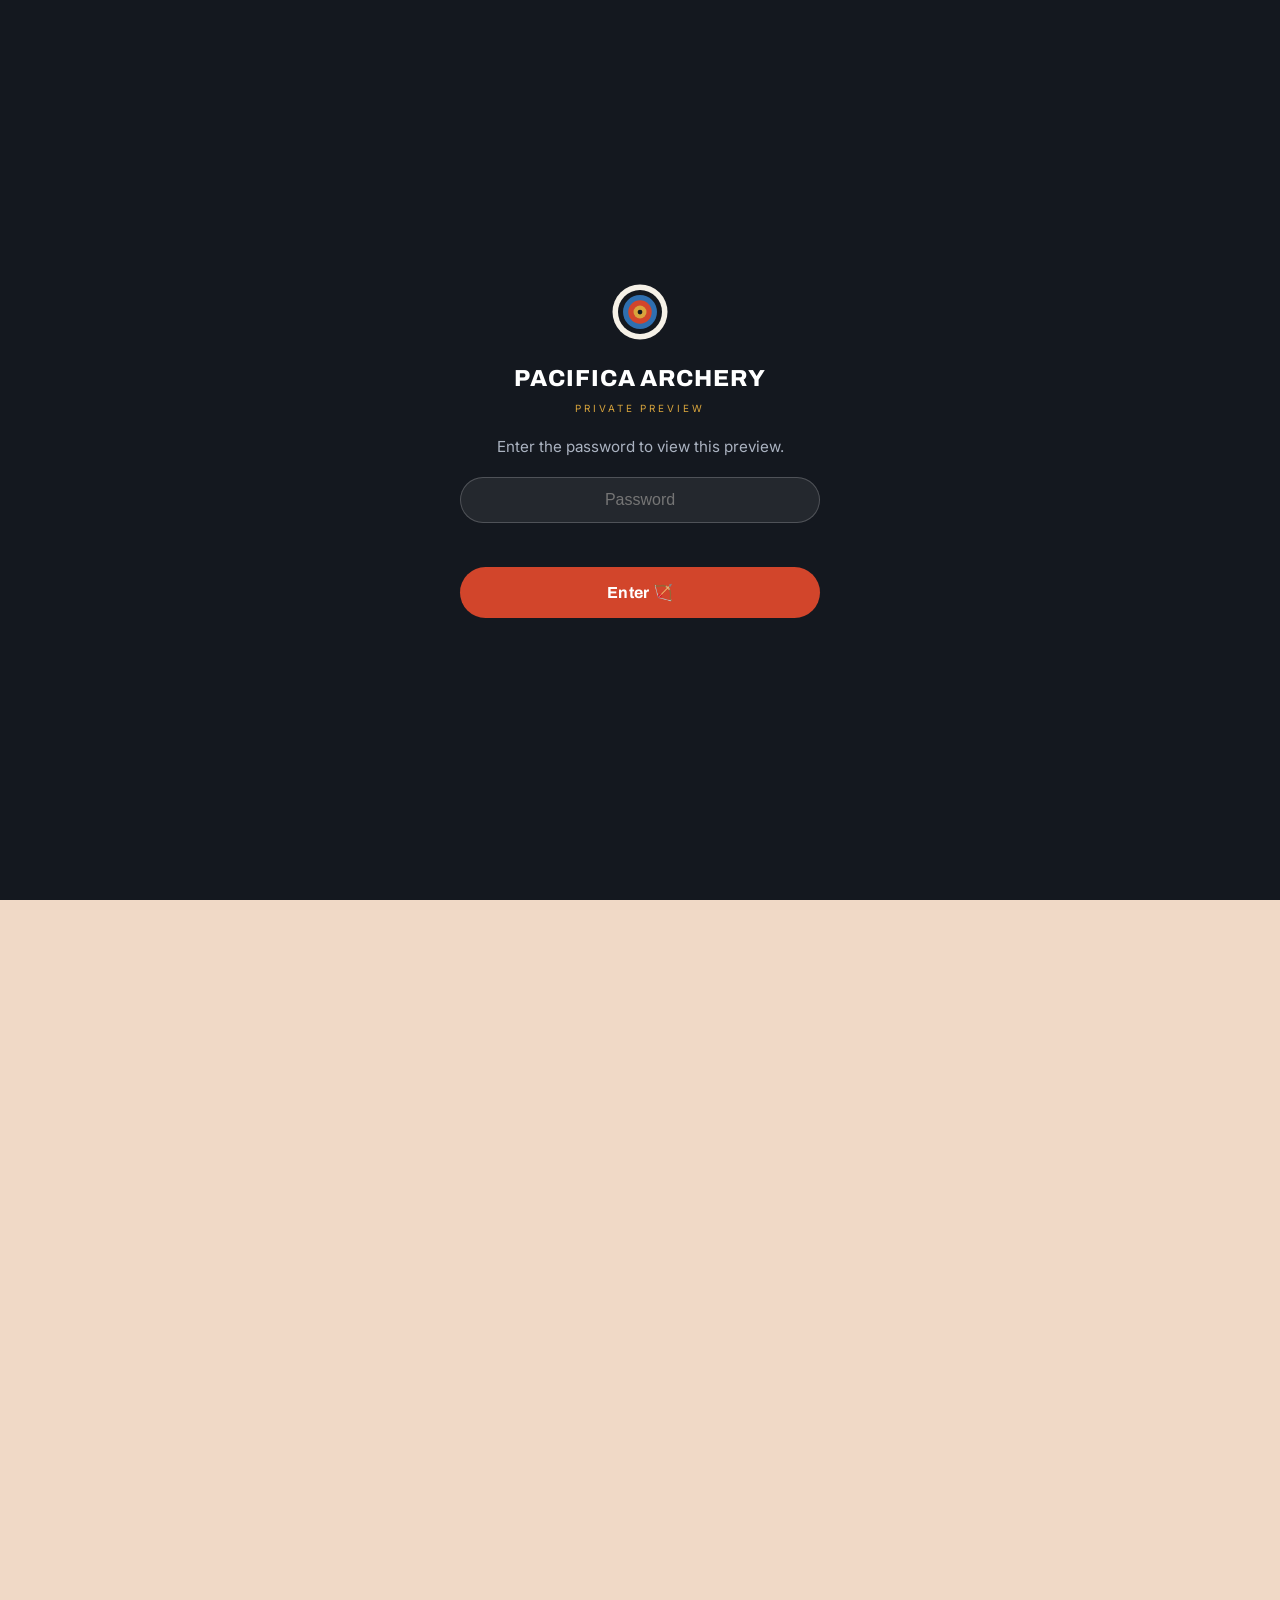
<file: website/index.html>
<!DOCTYPE html>
<html lang="en">
<head>
<meta charset="UTF-8">
<script src="assets/js/gate.js"></script>
<meta name="viewport" content="width=device-width, initial-scale=1">
<title>Pacifica Archery — Bay Area's Premier Archery Range | Daly City</title>
<meta name="description" content="Indoor archery lanes, expert coaching & all gear included — all ages, all levels, all year. The Bay Area's premier archery range. FREE parking off I-280, minutes from SF. Book your lane, lesson, or date night today.">
<link rel="canonical" href="https://www.pacificaarchery.com/">
<meta name="theme-color" content="#14181f">

<!-- Open Graph / social preview -->
<meta property="og:type" content="business.business">
<meta property="og:title" content="Pacifica Archery — Bay Area's Premier Archery Range">
<meta property="og:description" content="Indoor lanes, expert coaching, all gear included. All ages, all levels, all year. FREE parking off I-280. Book your lane today.">
<meta property="og:image" content="https://www.pacificaarchery.com/assets/img/hero-archer-draw.webp">
<meta property="og:url" content="https://www.pacificaarchery.com/">
<meta property="og:site_name" content="Pacifica Archery">
<meta name="twitter:card" content="summary_large_image">
<meta name="twitter:title" content="Pacifica Archery — Bay Area's Premier Archery Range">
<meta name="twitter:description" content="Indoor lanes, expert coaching, all gear included. All ages, all levels. FREE parking off I-280.">
<meta name="twitter:image" content="https://www.pacificaarchery.com/assets/img/hero-archer-draw.webp">

<link rel="icon" href="assets/img/favicon.svg" type="image/svg+xml">
<link rel="preconnect" href="https://fonts.googleapis.com">
<link rel="preconnect" href="https://fonts.gstatic.com" crossorigin>
<link href="https://fonts.googleapis.com/css2?family=Archivo:wght@500;600;700;800;900&family=Inter:wght@400;500;600;700&family=Yuji+Syuku&display=swap" rel="stylesheet">
<link rel="stylesheet" href="assets/css/styles.css">

<!-- LocalBusiness + SportsActivityLocation schema -->
<script type="application/ld+json">
{
  "@context": "https://schema.org",
  "@type": ["SportsActivityLocation","LocalBusiness"],
  "name": "Pacifica Archery",
  "image": "https://www.pacificaarchery.com/assets/img/hero-archer-draw.webp",
  "description": "The Bay Area's premier archery range and full-service pro shop in Daly City — indoor lanes, equipment rental, lessons, leagues, youth JOAD, and group events.",
  "@id": "https://www.pacificaarchery.com/",
  "url": "https://www.pacificaarchery.com/",
  "telephone": "+1-650-756-4868",
  "email": "info@PacificaArchery.com",
  "priceRange": "$$",
  "foundingDate": "1998",
  "address": {
    "@type": "PostalAddress",
    "streetAddress": "2995 Junipero Serra Blvd",
    "addressLocality": "Daly City",
    "addressRegion": "CA",
    "postalCode": "94014",
    "addressCountry": "US"
  },
  "geo": { "@type": "GeoCoordinates", "latitude": 37.6904, "longitude": -122.4731 },
  "hasMap": "https://www.google.com/maps?q=2995+Junipero+Serra+Blvd,+Daly+City,+CA+94014",
  "aggregateRating": { "@type": "AggregateRating", "ratingValue": "4.7", "reviewCount": "135" },
  "openingHoursSpecification": [
    { "@type": "OpeningHoursSpecification", "dayOfWeek": ["Wednesday","Thursday","Friday"], "opens": "13:00", "closes": "20:00" },
    { "@type": "OpeningHoursSpecification", "dayOfWeek": ["Saturday","Sunday"], "opens": "10:00", "closes": "20:00" }
  ],
  "amenityFeature": [
    { "@type": "LocationFeatureSpecification", "name": "Free parking", "value": true },
    { "@type": "LocationFeatureSpecification", "name": "Indoor range", "value": true },
    { "@type": "LocationFeatureSpecification", "name": "Wheelchair accessible", "value": true },
    { "@type": "LocationFeatureSpecification", "name": "Equipment rental", "value": true }
  ]
}
</script>
</head>
<body>

<!-- ===== HEADER ===== -->
<header class="site-header">
  <div class="wrap nav">
    <a class="brand" href="index.html" aria-label="Pacifica Archery home">
      <svg class="mark" viewBox="0 0 48 48" aria-hidden="true"><circle cx="24" cy="24" r="22" fill="#f6f1e7"/><circle cx="24" cy="24" r="17.6" fill="#14181f"/><circle cx="24" cy="24" r="13.6" fill="#2f6fb0"/><circle cx="24" cy="24" r="9.4" fill="#d2452b"/><circle cx="24" cy="24" r="5.2" fill="#d8a43c"/><circle cx="24" cy="24" r="1.9" fill="#14181f"/></svg>
      <span class="brand-name">Pacifica Archery<small>EST 1998</small></span>
    </a>
    <nav class="nav-links" aria-label="Primary">
      <a href="index.html" aria-current="page">Home</a>
      <a href="pricing.html">Pricing</a>
      <a href="first-time.html">First Time?</a>
      <a href="lessons.html">Training</a>
      <a href="groups.html">Groups &amp; Events</a>
      <a href="products.html">Products</a><a href="location.html">Location</a>
      <a href="about.html">About</a>
    </nav>
    <a class="btn btn--primary nav-book" href="book.html">Book Now</a>
    <button class="hamburger" aria-label="Open menu" aria-expanded="false" aria-controls="mobileMenu">
      <svg viewBox="0 0 24 24" fill="none" stroke="currentColor" stroke-width="2.4"><path d="M3 6h18M3 12h18M3 18h18"/></svg>
    </button>
  </div>
</header>
<div class="mobile-menu" id="mobileMenu">
  <a href="index.html">Home</a>
  <a href="pricing.html">Pricing &amp; Packages</a>
  <a href="first-time.html">First Time? Start Here</a>
  <a href="lessons.html">Training</a>
  <a href="groups.html">Groups &amp; Events</a>
  <a href="products.html">Products</a>
  <a href="location.html">Location &amp; Parking</a>
  <a href="about.html">About Us</a>
  <a class="btn btn--primary btn--block" href="book.html">Book Now</a>
</div>

<!-- ===== HERO ===== -->
<section class="hero">
  <div class="hero__media">
    <img src="assets/img/hero-archer-draw.webp" alt="An archer in a Pacifica Archery jersey drawing a compound bow toward a target on the indoor range" fetchpriority="high">
  </div>
  <div class="wrap hero__inner">
    <div class="hero-2col">
      <div>
        <span class="eyebrow">Indoor · All year · All ages</span>
        <h1 class="mt-s">The Bay Area's <span class="pop">Premier</span> Archery Range.</h1>
        <p class="sub">Indoor lanes, expert coaching, and all the gear — included. Walk in a total beginner, walk out hooked. Ages 8 to 80, every skill level, every weekend and weekday.</p>
        <div class="cta-row">
          <a class="btn btn--primary btn--lg" href="book.html">Book Your Lane 🏹</a>
          <a class="btn btn--ghost btn--lg" href="first-time.html">New to archery? Start here</a>
        </div>
        <div class="trust-strip">
          <span>★ <b>4.7</b> (135+ reviews)</span>
          <span><b>Family-owned</b> since 1998</span>
          <span><b>FREE</b> parking</span>
          <span>Off I-280, minutes from SF</span>
        </div>
      </div>
      <div class="hero-graphic" aria-hidden="true">
        <svg class="target-badge" viewBox="0 0 200 200" role="img" aria-label="Archery target">
          <g class="ring-hit">
            <circle cx="100" cy="100" r="92" fill="#f6f1e7"/>
            <circle cx="100" cy="100" r="74" fill="#14181f"/>
            <circle cx="100" cy="100" r="58" fill="#2f6fb0"/>
            <circle cx="100" cy="100" r="40" fill="#d2452b"/>
            <circle cx="100" cy="100" r="22" fill="#d8a43c"/>
            <circle cx="100" cy="100" r="8" fill="#14181f"/>
          </g>
        </svg>
      </div>
    </div>
  </div>
</section>

<!-- ===== PILLS / POSITIONING ===== -->
<section class="section--tight tx-asanoha" style="background:var(--paper-2)">
  <div class="wrap">
    <div class="pills center" style="justify-content:center">
      <span class="pill pill--gold">Bay Area's Premier Archery Range</span>
      <span class="pill pill--light">Indoor 25-foot lanes</span>
      <span class="pill pill--light">All ages &amp; all genres welcome</span>
      <span class="pill pill--light">Equipment + training included</span>
      <span class="pill pill--green">FREE parking</span>
      <span class="pill pill--light">Right off the freeway</span>
      <span class="pill pill--gold">Hunter Hours Discount</span>
      <span class="pill pill--light">Youth Training</span>
      <span class="pill pill--light">Advanced Training</span>
      <span class="pill pill--light">Bundles</span>
      <span class="pill pill--light">Group Packages</span>
    </div>
  </div>
</section>

<!-- ===== INCLUSIVITY ===== -->
<section class="section">
  <div class="wrap split">
    <div class="split__media reveal">
      <img src="assets/img/staff-team.webp" alt="The diverse, friendly Pacifica Archery team standing in front of the bow wall">
    </div>
    <div class="reveal">
      <span class="eyebrow">An exciting sport for everyone</span>
      <h2 class="h-lg mt-s">Anyone can do this. <br>Today.</h2>
      <p class="lead mt-s">Archery is having a moment — the Olympics, <em>Hunger Games</em>, <em>Hawkeye</em>, <em>Brave</em> — and it's one of the most welcoming sports there is. You don't need experience. You don't need equipment. You don't need to be "athletic." You just need to show up.</p>
      <ul class="info-list mt-m">
        <li><svg viewBox="0 0 24 24" fill="none" stroke="currentColor" stroke-width="2.2"><path d="M20 6 9 17l-5-5"/></svg><span><b>All ages, 8 and up.</b> Kids, teens, parents, grandparents — same range, same fun.</span></li>
        <li><svg viewBox="0 0 24 24" fill="none" stroke="currentColor" stroke-width="2.2"><path d="M20 6 9 17l-5-5"/></svg><span><b>Every gender, every body.</b> One of the fastest-growing sports among women and first-timers.</span></li>
        <li><svg viewBox="0 0 24 24" fill="none" stroke="currentColor" stroke-width="2.2"><path d="M20 6 9 17l-5-5"/></svg><span><b>Every skill level.</b> From "never held a bow" to competitive league shooters.</span></li>
      </ul>
      <a class="btn btn--gold mt-m" href="book.html">Try it this week</a>
    </div>
  </div>
</section>

<!-- ===== HOW IT WORKS ===== -->
<section class="section section--ink tx-seigaiha">
  <div class="wrap">
    <div class="center">
      <span class="eyebrow" style="justify-content:center">How it works</span>
      <h2 class="h-lg mt-s">First Steps to Bullseye</h2>
    </div>
    <div class="steps steps--arrows mt-l">
      <div class="step reveal"><div class="step-arrows" aria-hidden="true"><svg viewBox="0 0 46 14" fill="none" stroke="currentColor" stroke-width="2.2" stroke-linecap="round" stroke-linejoin="round"><path d="M3 7h34"/><path d="M31 2l7 5-7 5"/></svg></div><h3>Book online</h3><p>Pick a package and a time in under a minute. Weeknights are cheaper, weekends are prime — choose what fits your crew.</p></div>
      <div class="step reveal"><div class="step-arrows" aria-hidden="true"><svg viewBox="0 0 46 14" fill="none" stroke="currentColor" stroke-width="2.2" stroke-linecap="round" stroke-linejoin="round"><path d="M3 7h34"/><path d="M31 2l7 5-7 5"/></svg><svg viewBox="0 0 46 14" fill="none" stroke="currentColor" stroke-width="2.2" stroke-linecap="round" stroke-linejoin="round"><path d="M3 7h34"/><path d="M31 2l7 5-7 5"/></svg></div><h3>We've got the gear</h3><p>Bow, arrows, and safety equipment are all included with our packages. A coach gets you safe and shooting fast.</p></div>
      <div class="step reveal"><div class="step-arrows" aria-hidden="true"><svg viewBox="0 0 46 14" fill="none" stroke="currentColor" stroke-width="2.2" stroke-linecap="round" stroke-linejoin="round"><path d="M3 7h34"/><path d="M31 2l7 5-7 5"/></svg><svg viewBox="0 0 46 14" fill="none" stroke="currentColor" stroke-width="2.2" stroke-linecap="round" stroke-linejoin="round"><path d="M3 7h34"/><path d="M31 2l7 5-7 5"/></svg><svg viewBox="0 0 46 14" fill="none" stroke="currentColor" stroke-width="2.2" stroke-linecap="round" stroke-linejoin="round"><path d="M3 7h34"/><path d="M31 2l7 5-7 5"/></svg></div><h3>Shoot indoors</h3><p>Step up to our 25-foot lanes — climate-controlled, weather-proof, year-round. Rain, wind, or fog, we're open.</p></div>
    </div>
  </div>
</section>

<!-- ===== PACKAGES PREVIEW (Aim Your Budget) ===== -->
<section class="section" id="packages">
  <div class="wrap">
    <div class="center">
      <span class="eyebrow" style="justify-content:center">Give it your best shot</span>
      <h2 class="h-lg mt-s">Aim Your Budget</h2>
      <div class="mt-m">
        <div class="toggle-wrap" role="tablist" aria-label="Choose pricing day">
          <button class="toggle-btn" data-band="weekday" data-band-btn role="tab">Weeknight <span class="small">Wed–Fri deals</span></button>
          <button class="toggle-btn" data-band="weekend" data-band-btn role="tab">Weekend <span class="small">Sat–Sun</span></button>
        </div>
      </div>
    </div>

    <!-- WEEKDAY offers -->
    <div class="price-tiers mt-l" data-tier-group="weekday">
      <div class="tier reveal">
        <h3>☀️ Hunter Hours</h3>
        <p class="tier__tag">Wed–Fri before 5pm — the deadest hours, the best deal in the Bay.</p>
        <div class="price"><span>$15</span><span class="per">Lane / hr</span></div>
        <ul>
          <li><svg viewBox="0 0 24 24" fill="none" stroke="currentColor" stroke-width="2.2"><path d="M20 6 9 17l-5-5"/></svg> Lane time just $15/hr</li>
          <li><svg viewBox="0 0 24 24" fill="none" stroke="currentColor" stroke-width="2.2"><path d="M20 6 9 17l-5-5"/></svg> Equipment + target add-on $10/hr</li>
          <li><svg viewBox="0 0 24 24" fill="none" stroke="currentColor" stroke-width="2.2"><path d="M20 6 9 17l-5-5"/></svg> About <b>$25</b> for a lane, full gear &amp; a target</li>
          <li><svg viewBox="0 0 24 24" fill="none" stroke="currentColor" stroke-width="2.2"><path d="M20 6 9 17l-5-5"/></svg> Perfect for students &amp; flexible schedules</li>
        </ul>
        <a class="btn btn--ghost" style="color:var(--ink);border-color:var(--ink)" href="book.html">Grab a Hunter Hours lane</a>
      </div>
      <div class="tier tier--featured reveal">
        <span class="tier__flag">★ Most Popular</span>
        <h3>2 Archers Bundle</h3>
        <p class="tier__tag">Bring a partner or a friend — everything's included.</p>
        <div class="price"><span class="was">$95</span></div>
        <div class="price" style="margin-top:0"><span>$75</span><span class="per">2 archers · 1 hr</span></div>
        <ul>
          <li><svg viewBox="0 0 24 24" fill="none" stroke="currentColor" stroke-width="2.2"><path d="M20 6 9 17l-5-5"/></svg> Two lanes for an hour</li>
          <li><svg viewBox="0 0 24 24" fill="none" stroke="currentColor" stroke-width="2.2"><path d="M20 6 9 17l-5-5"/></svg> All equipment &amp; targets included</li>
          <li><svg viewBox="0 0 24 24" fill="none" stroke="currentColor" stroke-width="2.2"><path d="M20 6 9 17l-5-5"/></svg> Basic safety instruction included</li>
          <li><svg viewBox="0 0 24 24" fill="none" stroke="currentColor" stroke-width="2.2"><path d="M20 6 9 17l-5-5"/></svg> Save $20 midweek</li>
        </ul>
        <a class="btn btn--primary" href="book.html">Book for two</a>
      </div>
      <div class="tier reveal">
        <h3>Solo Beginner</h3>
        <p class="tier__tag">Your first time, on your own. Everything you need in one hour.</p>
        <div class="price"><span>$60</span><span class="per">1 archer · 1 hr</span></div>
        <ul>
          <li><svg viewBox="0 0 24 24" fill="none" stroke="currentColor" stroke-width="2.2"><path d="M20 6 9 17l-5-5"/></svg> Lane time included</li>
          <li><svg viewBox="0 0 24 24" fill="none" stroke="currentColor" stroke-width="2.2"><path d="M20 6 9 17l-5-5"/></svg> Equipment &amp; target included</li>
          <li><svg viewBox="0 0 24 24" fill="none" stroke="currentColor" stroke-width="2.2"><path d="M20 6 9 17l-5-5"/></svg> Full 30-min Beginners Training</li>
          <li><svg viewBox="0 0 24 24" fill="none" stroke="currentColor" stroke-width="2.2"><path d="M20 6 9 17l-5-5"/></svg> Youth version (8–17) from $35</li>
        </ul>
        <a class="btn btn--ghost" style="color:var(--ink);border-color:var(--ink)" href="book.html">Book solo</a>
      </div>
    </div>

    <!-- WEEKEND offers -->
    <div class="price-tiers mt-l" data-tier-group="weekend" style="display:none">
      <div class="tier reveal">
        <h3>Solo Archer</h3>
        <p class="tier__tag">Just want to shoot? Lane and gear, no lesson. Walk in and let fly.</p>
        <div class="price"><span>$45</span><span class="per">1 archer · 1 hr</span></div>
        <ul>
          <li><svg viewBox="0 0 24 24" fill="none" stroke="currentColor" stroke-width="2.2"><path d="M20 6 9 17l-5-5"/></svg> One lane for an hour</li>
          <li><svg viewBox="0 0 24 24" fill="none" stroke="currentColor" stroke-width="2.2"><path d="M20 6 9 17l-5-5"/></svg> Bow, arrows, safety gear &amp; a target</li>
          <li><svg viewBox="0 0 24 24" fill="none" stroke="currentColor" stroke-width="2.2"><path d="M20 6 9 17l-5-5"/></svg> No instruction — for archers who know the ropes</li>
          <li><svg viewBox="0 0 24 24" fill="none" stroke="currentColor" stroke-width="2.2"><path d="M20 6 9 17l-5-5"/></svg> First time? Add basic safety for $5</li>
        </ul>
        <a class="btn btn--ghost" style="color:var(--ink);border-color:var(--ink)" href="book.html">Book a lane</a>
      </div>
      <div class="tier tier--featured reveal">
        <span class="tier__flag">★ Most Popular</span>
        <h3>2 Archers Bundle</h3>
        <p class="tier__tag">Bring a partner or a friend — everything's included.</p>
        <div class="price"><span class="was">$95</span></div>
        <div class="price" style="margin-top:0"><span>$85</span><span class="per">2 archers · 1 hr</span></div>
        <ul>
          <li><svg viewBox="0 0 24 24" fill="none" stroke="currentColor" stroke-width="2.2"><path d="M20 6 9 17l-5-5"/></svg> Two lanes for an hour</li>
          <li><svg viewBox="0 0 24 24" fill="none" stroke="currentColor" stroke-width="2.2"><path d="M20 6 9 17l-5-5"/></svg> All equipment &amp; targets included</li>
          <li><svg viewBox="0 0 24 24" fill="none" stroke="currentColor" stroke-width="2.2"><path d="M20 6 9 17l-5-5"/></svg> Basic safety instruction included</li>
          <li><svg viewBox="0 0 24 24" fill="none" stroke="currentColor" stroke-width="2.2"><path d="M20 6 9 17l-5-5"/></svg> Save $10 off the regular $95</li>
        </ul>
        <a class="btn btn--primary" href="book.html">Book for two</a>
      </div>
      <div class="tier reveal">
        <h3>2 Archers · Full Lesson</h3>
        <p class="tier__tag">Go deeper — a full coached class for two who want to really learn.</p>
        <div class="price"><span class="was">$158</span></div>
        <div class="price" style="margin-top:0"><span>$130</span><span class="per">2 archers · 1 hr</span></div>
        <ul>
          <li><svg viewBox="0 0 24 24" fill="none" stroke="currentColor" stroke-width="2.2"><path d="M20 6 9 17l-5-5"/></svg> Two lanes for an hour</li>
          <li><svg viewBox="0 0 24 24" fill="none" stroke="currentColor" stroke-width="2.2"><path d="M20 6 9 17l-5-5"/></svg> All equipment &amp; targets included</li>
          <li><svg viewBox="0 0 24 24" fill="none" stroke="currentColor" stroke-width="2.2"><path d="M20 6 9 17l-5-5"/></svg> Full 30-min Beginners Training class</li>
          <li><svg viewBox="0 0 24 24" fill="none" stroke="currentColor" stroke-width="2.2"><path d="M20 6 9 17l-5-5"/></svg> Save $28 off the regular $158</li>
        </ul>
        <a class="btn btn--primary" href="book.html">Book the lesson</a>
      </div>
    </div>
    <p class="center muted small mt-m">Planning a party or team event? See <a href="groups.html" style="color:var(--cinnabar);font-weight:600">Groups &amp; Events</a>. Or view the <a href="pricing.html" style="color:var(--cinnabar);font-weight:600">full rate sheet</a>.</p>
  </div>
</section>

<!-- ===== LOCATION TEASER ===== -->
<section class="section section--ink">
  <div class="wrap split split--rev">
    <div class="reveal">
      <span class="eyebrow">Stupid-easy to get to</span>
      <h2 class="h-lg mt-s">FREE parking. Right off the freeway.</h2>
      <p class="lead mt-s">No meters. No garages. No circling the block. Pull right up to the door at 2995 Junipero Serra Blvd, grab your bow, and shoot. Directly off I-280 — minutes from downtown San Francisco, and a world easier than parking in the city.</p>
      <div class="stats mt-m" style="grid-template-columns:repeat(2,1fr);max-width:420px">
        <div class="stat"><div class="n">FREE</div><div class="l">On-site parking</div></div>
        <div class="stat"><div class="n">280</div><div class="l">Off the freeway</div></div>
      </div>
      <a class="btn btn--gold mt-m" href="location.html">Directions &amp; hours</a>
    </div>
    <div class="split__media reveal">
      <img src="assets/img/storefront.webp" alt="Pacifica Archery storefront in Daly City with a full, free parking lot out front">
    </div>
  </div>
</section>

<!-- ===== REVIEWS ===== -->
<section class="section">
  <div class="wrap">
    <div class="center">
      <span class="eyebrow" style="justify-content:center">★ 4.7 from 135+ reviews</span>
      <h2 class="h-lg mt-s">People love it here</h2>
    </div>
    <div class="reviews mt-l">
      <div class="review reveal"><div class="stars">★★★★★</div><p>"Booked a surprise archery lesson for a date and it was the most fun we've had in ages. The staff were so patient and welcoming — total beginners and we felt like pros by the end."</p><div class="who">— Verified Google review</div></div>
      <div class="review reveal"><div class="stars">★★★★★</div><p>"The only indoor range around and worth every minute of the drive. Knowledgeable, friendly, and they actually take the time to fit you properly. My whole family is hooked now."</p><div class="who">— Verified Yelp review</div></div>
      <div class="review reveal"><div class="stars">★★★★★</div><p>"Took my kids for a birthday and they're still talking about it. Free parking right out front made the whole thing effortless. We'll be back."</p><div class="who">— Verified Google review</div></div>
    </div>
  </div>
</section>

<!-- ===== FINAL CTA + SHARE ===== -->
<section class="section section--ink tx-seigaiha">
  <div class="wrap center">
    <div class="banner-cta reveal">
      <span class="eyebrow" style="justify-content:center;color:#fff">Ready to shoot?</span>
      <h2>Book your lane today.</h2>
      <p class="lead center" style="color:rgba(255,255,255,.9);margin-inline:auto">Your first bullseye is closer than you think. Indoor, all gear included, open 6 days a week.</p>
      <a class="btn btn--gold btn--lg" href="book.html">Book Now 🏹</a>
    </div>
    <div class="share mt-l" style="justify-content:center">
      <span class="label">Share the fun:</span>
      <button class="share-btn tt" data-share="tt" aria-label="Share on TikTok" title="TikTok"><svg viewBox="0 0 24 24" fill="currentColor"><path d="M16 8.2a6 6 0 0 0 3.5 1.1V6.7a3.3 3.3 0 0 1-2.2-.9 3.3 3.3 0 0 1-1-2.3h-2.6v10.9a2 2 0 1 1-1.5-1.9V9.8a4.6 4.6 0 1 0 3.8 4.5V8.2Z"/></svg></button>
      <button class="share-btn ig" data-share="ig" aria-label="Share on Instagram" title="Instagram"><svg viewBox="0 0 24 24" fill="none" stroke="currentColor" stroke-width="2"><rect x="3" y="3" width="18" height="18" rx="5"/><circle cx="12" cy="12" r="4"/><circle cx="17.5" cy="6.5" r="1.2" fill="currentColor" stroke="none"/></svg></button>
      <button class="share-btn fb" data-share="fb" aria-label="Share on Facebook" title="Facebook"><svg viewBox="0 0 24 24" fill="currentColor"><path d="M14 9h3V6h-3c-2 0-3 1.3-3 3.2V11H9v3h2v6h3v-6h2.4l.6-3H14V9.5c0-.4.2-.5.6-.5Z"/></svg></button>
      <button class="share-btn x" data-share="x" aria-label="Share on X" title="X / Twitter"><svg viewBox="0 0 24 24" fill="currentColor"><path d="M17.5 3h3l-6.6 7.5L21.8 21h-5.9l-4.2-5.4L6.7 21H3.6l7-8L2.6 3h6l3.8 5 4.1-5Zm-1 16h1.6L8.2 4.7H6.5L16.5 19Z"/></svg></button>
      <button class="share-btn wa" data-share="wa" aria-label="Share on WhatsApp" title="WhatsApp"><svg viewBox="0 0 24 24" fill="currentColor"><path d="M12 3a9 9 0 0 0-7.7 13.6L3 21l4.5-1.2A9 9 0 1 0 12 3Zm5 12.6c-.2.6-1.2 1.1-1.7 1.2-.5.1-1 .2-3.2-.7-2.7-1.1-4.4-3.9-4.5-4.1-.1-.2-1.1-1.4-1.1-2.7s.7-1.9.9-2.2c.2-.2.4-.3.6-.3h.5c.2 0 .4 0 .6.5l.8 1.9c.1.2.1.4 0 .5l-.4.6c-.1.2-.3.3-.1.6.2.3.8 1.3 1.7 2.1 1.2 1 2.1 1.3 2.4 1.5.2.1.4.1.5-.1l.7-.8c.2-.2.3-.2.6-.1l1.8.9c.3.1.5.2.5.4.1.2.1.9-.1 1.4Z"/></svg></button>
      <button class="share-btn sms" data-share="sms" aria-label="Share by text message" title="Text a friend"><svg viewBox="0 0 24 24" fill="none" stroke="currentColor" stroke-width="2"><path d="M21 12a8 8 0 0 1-11.6 7.1L4 20l1-4.3A8 8 0 1 1 21 12Z"/></svg></button>
      <button class="share-btn more" data-share="more" aria-label="More share options" title="More / copy link"><svg viewBox="0 0 24 24" fill="none" stroke="currentColor" stroke-width="2"><circle cx="18" cy="5" r="2.5"/><circle cx="6" cy="12" r="2.5"/><circle cx="18" cy="19" r="2.5"/><path d="M8.2 10.8 15.8 6.2M8.2 13.2l7.6 4.6"/></svg></button>
    </div>
  </div>
</section>

<!-- ===== FOOTER ===== -->
<footer class="site-footer">
  <div class="wrap">
    <div class="footer-grid">
      <div>
        <a class="brand" href="index.html" style="color:#fff"><svg class="mark" viewBox="0 0 48 48" aria-hidden="true"><circle cx="24" cy="24" r="22" fill="#f6f1e7"/><circle cx="24" cy="24" r="17.6" fill="#14181f"/><circle cx="24" cy="24" r="13.6" fill="#2f6fb0"/><circle cx="24" cy="24" r="9.4" fill="#d2452b"/><circle cx="24" cy="24" r="5.2" fill="#d8a43c"/><circle cx="24" cy="24" r="1.9" fill="#14181f"/></svg><span class="brand-name">Pacifica Archery<small>EST 1998</small></span></a>
        <p class="mt-m" style="max-width:32ch">The Bay Area's premier archery range. Family owned &amp; operated in Daly City since 1998.</p>
      </div>
      <div>
        <h4>Explore</h4>
        <a href="pricing.html">Pricing &amp; Packages</a>
        <a href="first-time.html">First Time?</a>
        <a href="lessons.html">Training</a>
        <a href="groups.html">Groups &amp; Events</a>
        <a href="products.html">Products</a>
      </div>
      <div>
        <h4>Visit</h4>
        <a href="location.html">Location &amp; Parking</a>
        <a href="about.html">About Us</a>
        <a href="tel:+16507564868">(650) 756-4868</a>
        <a href="mailto:info@PacificaArchery.com">info@PacificaArchery.com</a>
      </div>
      <div>
        <h4>Come shoot</h4>
        <p style="margin:0 0 6px">2995 Junipero Serra Blvd<br>Daly City, CA 94014</p>
        <p class="small">Wed–Fri 1–8 · <span style="color:var(--gold-bright)">Sat &amp; Sun 10–8</span><br>Closed Mon &amp; Tue</p>
        <a class="btn btn--primary mt-m" href="book.html">Book Now</a>
      </div>
    </div>
    <div class="footer-bottom">
      <span>© <span id="year">2026</span> Pacifica Archery. All rights reserved.</span>
      <span>★ 4.7 (135+ reviews) · FREE parking · Indoor &amp; weather-proof</span>
    </div>
  </div>
</footer>

<!-- Sticky mobile book bar -->
<div class="mobile-book-bar">
  <a class="btn btn--primary" href="book.html">Book Now 🏹</a>
  <a class="btn btn--gold btn--call" href="tel:+16507564868" aria-label="Call Pacifica Archery"><svg viewBox="0 0 24 24" width="22" height="22" fill="none" stroke="currentColor" stroke-width="2"><path d="M22 16.9v3a2 2 0 0 1-2.2 2 19.8 19.8 0 0 1-8.6-3 19.5 19.5 0 0 1-6-6 19.8 19.8 0 0 1-3.1-8.7A2 2 0 0 1 4.1 2h3a2 2 0 0 1 2 1.7c.1 1 .4 1.9.7 2.8a2 2 0 0 1-.5 2.1L8.1 9.9a16 16 0 0 0 6 6l1.3-1.3a2 2 0 0 1 2.1-.4c.9.3 1.8.6 2.8.7a2 2 0 0 1 1.7 2Z"/></svg></a>
</div>

<script src="assets/js/main.js"></script>
</body>
</html>
</file>
<file: website/assets/css/styles.css>
/* =============================================================
   PACIFICA ARCHERY — Design System
   Theme: Asian artisan & craft (wood, ink, gold, cinnabar) meets
   modern, sleek, action-oriented sport energy.
   Mobile-first. Built for speed, accessibility (WCAG AA), and SEO.
   ============================================================= */

/* ---------- Design tokens ---------- */
:root {
  /* Core palette */
  --ink:        #14181f;   /* sumi ink — primary dark */
  --ink-2:      #1c2330;   /* deep navy ink */
  --ink-3:      #2b3445;   /* lifted ink (cards on dark) */
  --paper:      #f0d9c6;   /* warm reddish-wood off-white */
  --paper-2:    #e6cdb5;   /* deeper reddish wood */
  --white:      #ffffff;

  /* Wood / craft */
  --wood:       #8a5a2b;   /* walnut */
  --wood-light: #b9844f;   /* oak */
  --wood-dark:  #5c3a1c;

  /* Accents */
  --gold:       #d8a43c;   /* confident gold/amber — the arrow */
  --gold-bright:#ecbf57;
  --cinnabar:   #d2452b;   /* vermilion — action / bullseye red (CTAs only) */
  --cinnabar-2: #b5371f;
  --jade:       #2f7d6b;   /* weekday accent */
  --blue:       #2b6cb0;   /* weekend accent (replaces red in pricing) */

  /* Functional */
  --text:       #20262f;
  --text-soft:  #515a66;
  --text-onink: #e8e3d6;
  --text-onink-soft: #aab2c0;
  --line:       rgba(20,24,31,.12);
  --line-onink: rgba(255,255,255,.12);

  /* Type */
  --font-display: "Archivo", "Oswald", system-ui, "Segoe UI", sans-serif;
  --font-brush:   "Yuji Syuku", "Archivo", serif;
  --font-body:    "Inter", system-ui, -apple-system, "Segoe UI", Roboto, sans-serif;

  /* Spacing / shape */
  --radius:   14px;
  --radius-lg: 22px;
  --shadow-sm: 0 2px 10px rgba(20,24,31,.08);
  --shadow:    0 14px 40px rgba(20,24,31,.16);
  --shadow-lg: 0 30px 70px rgba(20,24,31,.28);
  --maxw: 1180px;
  --header-h: 68px;
}

/* ---------- Reset ---------- */
*, *::before, *::after { box-sizing: border-box; }
* { margin: 0; }
html { scroll-behavior: smooth; -webkit-text-size-adjust: 100%; }
body {
  font-family: var(--font-body);
  color: var(--text);
  background: var(--paper);
  line-height: 1.6;
  font-size: 17px;
  overflow-x: hidden;
  -webkit-font-smoothing: antialiased;
}
/* Reddish-wood backdrop: bows & equipment photo + asanoha texture, tinted translucent.
   Fixed behind everything; dark/opaque sections cover it, off-white areas reveal it. */
body::before {
  content: ""; position: fixed; inset: 0; z-index: -1; pointer-events: none;
  background-color: var(--paper);
  background-image:
    url("data:image/svg+xml,%3Csvg xmlns='http://www.w3.org/2000/svg' width='60' height='104' viewBox='0 0 60 104'%3E%3Cg fill='none' stroke='%238a5a2b' stroke-width='1' stroke-opacity='0.16'%3E%3Cpath d='M30 0v52M0 26l30 26 30-26M0 78l30-26 30 26M30 52v52M0 26v52M60 26v52'/%3E%3C/g%3E%3C/svg%3E"),
    linear-gradient(180deg, rgba(238,212,189,.86), rgba(223,193,168,.92)),
    url("../img/bows-spread.webp");
  background-repeat: repeat, no-repeat, no-repeat;
  background-position: top left, center, center 38%;
  background-size: 60px 104px, cover, cover;
  background-attachment: fixed, fixed, fixed;
}
img { max-width: 100%; display: block; height: auto; }
a { color: inherit; text-decoration: none; }
button { font: inherit; cursor: pointer; }
h1, h2, h3, h4 { font-family: var(--font-display); line-height: 1.04; font-weight: 800; letter-spacing: -.01em; }
:focus-visible { outline: 3px solid var(--gold); outline-offset: 2px; border-radius: 4px; }

/* ---------- Decorative textures (inline SVG patterns) ---------- */
/* Asanoha (hemp leaf) — traditional craft geometry, used as faint overlay */
.tx-asanoha {
  background-image: url("data:image/svg+xml,%3Csvg xmlns='http://www.w3.org/2000/svg' width='60' height='104' viewBox='0 0 60 104'%3E%3Cg fill='none' stroke='%23d8a43c' stroke-width='1' stroke-opacity='0.18'%3E%3Cpath d='M30 0v52M0 26l30 26 30-26M0 78l30-26 30 26M30 52v52M0 26v52M60 26v52'/%3E%3C/g%3E%3C/svg%3E");
}
/* Seigaiha (waves) — calm craft motif */
.tx-seigaiha {
  background-image: url("data:image/svg+xml,%3Csvg xmlns='http://www.w3.org/2000/svg' width='56' height='28' viewBox='0 0 56 28'%3E%3Cg fill='none' stroke='%23ffffff' stroke-opacity='0.06' stroke-width='1.4'%3E%3Cpath d='M0 28c0-15 12-27 28-27S56 13 56 28M-14 28c0-15 12-27 28-27M42 1c16 0 28 12 28 27'/%3E%3C/g%3E%3C/svg%3E");
}
/* Woodgrain gradient (CSS, no image) */
.tx-wood {
  background-color: var(--wood);
  background-image:
    repeating-linear-gradient(90deg, rgba(0,0,0,.05) 0 2px, transparent 2px 7px),
    repeating-linear-gradient(90deg, rgba(255,255,255,.04) 0 1px, transparent 1px 12px),
    linear-gradient(100deg, var(--wood-dark), var(--wood) 35%, var(--wood-light) 60%, var(--wood) 85%);
}

/* ---------- Layout helpers ---------- */
.wrap { width: 100%; max-width: var(--maxw); margin-inline: auto; padding-inline: 20px; }
.section { padding: 72px 0; }
.section--tight { padding: 48px 0; }
.section--ink { background: var(--ink); color: var(--text-onink); }
.section--ink h1, .section--ink h2, .section--ink h3 { color: var(--white); }
.section--wood { color: var(--paper); }
.center { text-align: center; }
.grid { display: grid; gap: 22px; }
.eyebrow {
  font-family: var(--font-display);
  text-transform: uppercase;
  letter-spacing: .22em;
  font-size: .76rem;
  font-weight: 700;
  color: var(--cinnabar);
  display: inline-flex; align-items: center; gap: .55em;
}
.section--ink .eyebrow, .section--wood .eyebrow { color: var(--gold-bright); }
.eyebrow::before { content: ""; width: 26px; height: 2px; background: currentColor; display: inline-block; }
.h-xl { font-size: clamp(2.1rem, 6vw, 3.6rem); }
.h-lg { font-size: clamp(1.7rem, 4.4vw, 2.7rem); }
.lead { font-size: 1.12rem; color: var(--text-soft); max-width: 60ch; }
.section--ink .lead { color: var(--text-onink-soft); }
.mt-s { margin-top: 12px; } .mt-m { margin-top: 22px; } .mt-l { margin-top: 38px; }
.stack > * + * { margin-top: 16px; }

/* ---------- Buttons ---------- */
.btn {
  display: inline-flex; align-items: center; justify-content: center; gap: .5em;
  font-family: var(--font-display); font-weight: 700; letter-spacing: .02em;
  padding: 14px 26px; border-radius: 999px; border: 2px solid transparent;
  transition: transform .15s ease, box-shadow .2s ease, background .2s ease, color .2s;
  font-size: 1rem; text-align: center; line-height: 1;
}
.btn:active { transform: translateY(1px) scale(.99); }
.btn--primary { background: var(--cinnabar); color: #fff; box-shadow: 0 10px 26px rgba(210,69,43,.36); }
.btn--primary:hover { background: var(--cinnabar-2); transform: translateY(-2px); box-shadow: 0 16px 34px rgba(210,69,43,.46); }
.btn--gold { background: var(--gold); color: var(--ink); box-shadow: 0 10px 26px rgba(216,164,60,.4); }
.btn--gold:hover { background: var(--gold-bright); transform: translateY(-2px); }
.btn--ghost { background: transparent; border-color: currentColor; color: inherit; }
.btn--ghost:hover { background: rgba(255,255,255,.1); transform: translateY(-2px); }
.btn--lg { padding: 18px 36px; font-size: 1.12rem; }
.btn--block { display: flex; width: 100%; }

/* ---------- Header / nav ---------- */
.site-header {
  position: sticky; top: 0; z-index: 100;
  background: rgba(20,24,31,.92);
  backdrop-filter: blur(10px);
  border-bottom: 1px solid var(--line-onink);
  color: var(--text-onink);
}
.nav { display: flex; align-items: center; gap: 18px; height: var(--header-h); }
.brand { display: inline-flex; align-items: center; gap: 12px; }
.brand .mark { width: 42px; height: 42px; flex: 0 0 auto; }
.brand-name { display: flex; flex-direction: column; justify-content: center; font-family: var(--font-display); font-weight: 800; color: #fff; font-size: 1.18rem; letter-spacing: .05em; line-height: 1; text-transform: uppercase; white-space: nowrap; }
.brand-name small { font-size: .54rem; letter-spacing: .3em; color: var(--gold-bright); font-weight: 600; margin-top: 4px; }
.nav-links { display: none; gap: 2px; margin-left: auto; align-items: center; }
.nav-links a { padding: 9px 10px; border-radius: 8px; color: var(--text-onink-soft); font-weight: 600; font-size: .85rem; white-space: nowrap; transition: color .15s, background .15s; }
.nav-links a:hover, .nav-links a[aria-current="page"] { color: #fff; background: rgba(255,255,255,.08); }
.nav-cta { margin-left: auto; display: flex; align-items: center; gap: 10px; }
.nav-book { display: none; font-size: .85rem; padding: 11px 18px; white-space: nowrap; }
.hamburger { margin-left: auto; width: 46px; height: 46px; display: grid; place-items: center; background: rgba(255,255,255,.08); border: 1px solid var(--line-onink); border-radius: 10px; color: #fff; }
.hamburger svg { width: 22px; height: 22px; }

.mobile-menu {
  position: fixed; inset: var(--header-h) 0 0 0; z-index: 99;
  background: var(--ink); padding: 22px 20px;
  transform: translateY(-12px); opacity: 0; pointer-events: none;
  transition: opacity .22s ease, transform .22s ease;
  overflow-y: auto;
}
.mobile-menu.open { opacity: 1; transform: none; pointer-events: auto; }
.mobile-menu a { display: block; padding: 15px 8px; font-family: var(--font-display); font-size: 1.3rem; font-weight: 700; color: #fff; border-bottom: 1px solid var(--line-onink); }
.mobile-menu a:hover { color: var(--gold-bright); }
.mobile-menu .btn { margin-top: 20px; }

/* ---------- Hero ---------- */
.hero { position: relative; color: #fff; overflow: hidden; background: var(--ink); }
.hero__media { position: absolute; inset: 0; z-index: 0; }
.hero__media img { width: 100%; height: 100%; object-fit: cover; opacity: .5; }
.hero__media::after {
  content: ""; position: absolute; inset: 0;
  background:
    radial-gradient(120% 90% at 20% 10%, rgba(20,24,31,.35), transparent 60%),
    linear-gradient(180deg, rgba(20,24,31,.55) 0%, rgba(20,24,31,.72) 55%, rgba(20,24,31,.95) 100%);
}
/* padding-block only — keep .wrap's horizontal padding so hero content isn't flush to the edge on mobile */
.hero__inner { position: relative; z-index: 2; padding-block: 64px 72px; }
.hero h1 { font-size: clamp(2.6rem, 9vw, 5.2rem); line-height: .96; text-wrap: balance; }
.hero h1 .pop { color: var(--gold-bright); display: inline-block; }
.hero .sub { font-size: clamp(1.05rem, 2.6vw, 1.4rem); color: var(--text-onink); max-width: 36ch; margin-top: 18px; }
.hero .cta-row { display: flex; flex-wrap: wrap; gap: 14px; margin-top: 30px; }
.trust-strip { display: flex; flex-wrap: wrap; gap: 10px 22px; margin-top: 34px; font-size: .9rem; color: var(--text-onink-soft); align-items: center; }
.trust-strip b { color: #fff; }
.trust-strip span { display: inline-flex; align-items: center; gap: 7px; }

/* Target + arrow motion graphic */
.target-badge { width: 100%; max-width: 340px; aspect-ratio: 1; margin-inline: auto; }
.arrow-fly { animation: arrowFly 2.4s cubic-bezier(.5,0,.2,1) .4s both; transform-origin: center; }
@keyframes arrowFly {
  0%   { transform: translateX(-160%) rotate(0deg); opacity: 0; }
  60%  { opacity: 1; }
  100% { transform: translateX(0) rotate(0deg); opacity: 1; }
}
.ring-hit { animation: ringHit .5s ease 2.7s both; transform-box: fill-box; transform-origin: center; }
@keyframes ringHit { 0%{transform:scale(1);} 40%{transform:scale(1.06);} 100%{transform:scale(1);} }

/* ---------- Badges / pills ---------- */
.pills { display: flex; flex-wrap: wrap; gap: 9px; }
.pill { display: inline-flex; align-items: center; gap: 7px; padding: 8px 14px; border-radius: 999px; font-weight: 600; font-size: .85rem; background: rgba(255,255,255,.1); border: 1px solid var(--line-onink); color: #fff; }
.pill--gold { background: var(--gold); color: var(--ink); border-color: transparent; }
.pill--green { background: var(--jade); color: #fff; border-color: transparent; }
.pill--red  { background: var(--cinnabar); color: #fff; border-color: transparent; }
.pill--light { background: #fff; color: var(--ink); border-color: var(--line); }

/* ---------- Cards ---------- */
.cards { display: grid; gap: 22px; grid-template-columns: 1fr; }
.card {
  background: #fff; border-radius: var(--radius-lg); overflow: hidden;
  box-shadow: var(--shadow-sm); border: 1px solid var(--line);
  transition: transform .2s ease, box-shadow .25s ease;
  display: flex; flex-direction: column;
}
.card:hover { transform: translateY(-6px); box-shadow: var(--shadow); }
.card__img { aspect-ratio: 16/10; overflow: hidden; background: var(--ink-3); }
.card__img img { width: 100%; height: 100%; object-fit: cover; transition: transform .5s ease; }
.card:hover .card__img img { transform: scale(1.06); }
.card__body { padding: 22px; display: flex; flex-direction: column; gap: 10px; flex: 1; }
.card__body h3 { font-size: 1.3rem; }
.card__body p { color: var(--text-soft); font-size: .97rem; }
.card__body .btn { margin-top: auto; }

/* Steps */
.steps { display: grid; gap: 20px; grid-template-columns: 1fr; counter-reset: step; }
.step { background: #fff; border-radius: var(--radius); padding: 26px 22px; border: 1px solid var(--line); position: relative; box-shadow: var(--shadow-sm); }
.step::before {
  counter-increment: step; content: counter(step);
  font-family: var(--font-display); font-weight: 800; font-size: 1.1rem;
  width: 44px; height: 44px; border-radius: 50%; display: grid; place-items: center;
  background: var(--cinnabar); color: #fff; margin-bottom: 14px;
}
.step h3 { font-size: 1.2rem; margin-bottom: 6px; }
.step p { color: var(--text-soft); font-size: .96rem; }
/* Arrow-count variant: 1 / 2 / 3 arrows centered above the text (replaces the numbers) */
.steps--arrows .step { text-align: center; }
.steps--arrows .step::before { content: none; }
.step-arrows { display: flex; flex-direction: column; align-items: center; gap: 5px; margin: 0 auto 16px; color: var(--cinnabar); }
.step-arrows svg { width: 50px; height: 14px; display: block; }

/* ---------- Pricing ---------- */
.toggle-wrap { display: inline-flex; padding: 6px; background: var(--ink-3); border-radius: 999px; gap: 4px; }
.toggle-wrap[data-mode="weekend"] { background: #20303f; }
.toggle-btn { border: 0; background: transparent; color: var(--text-onink-soft); font-family: var(--font-display); font-weight: 700; padding: 11px 22px; border-radius: 999px; transition: all .2s; display: inline-flex; align-items: center; gap: 8px; }
.toggle-btn.active { color: #fff; }
.toggle-btn[data-band="weekday"].active { background: var(--jade); }
.toggle-btn[data-band="weekend"].active { background: var(--blue); }

.price-tiers { display: grid; gap: 22px; grid-template-columns: 1fr; align-items: stretch; }
.tier {
  background: #fff; border-radius: var(--radius-lg); padding: 28px 24px;
  border: 1px solid var(--line); box-shadow: var(--shadow-sm); position: relative;
  display: flex; flex-direction: column;
}
.tier--featured { border: 2px solid var(--gold); box-shadow: var(--shadow); }
.tier__flag { position: absolute; top: -13px; left: 50%; transform: translateX(-50%); background: var(--gold); color: var(--ink); font-family: var(--font-display); font-weight: 800; font-size: .72rem; letter-spacing: .12em; text-transform: uppercase; padding: 6px 16px; border-radius: 999px; white-space: nowrap; }
.tier h3 { font-size: 1.45rem; }
.tier .tier__tag { color: var(--text-soft); font-size: .94rem; min-height: 2.6em; }
.tier .price { font-family: var(--font-display); font-weight: 800; font-size: 2.9rem; color: var(--ink); line-height: 1; margin: 12px 0 2px; display: flex; align-items: baseline; gap: 8px; }
.tier .price .per { font-size: .95rem; font-weight: 600; color: var(--text-soft); }
.tier .price .was { font-size: 1rem; color: var(--blue); text-decoration: line-through; font-weight: 700; }
.tier ul { list-style: none; padding: 0; margin: 16px 0 22px; display: flex; flex-direction: column; gap: 10px; }
.tier li { display: flex; gap: 10px; font-size: .96rem; color: var(--text); }
.tier li svg { flex: 0 0 auto; width: 20px; height: 20px; color: var(--jade); margin-top: 2px; }
.tier .btn { margin-top: auto; }
.price[data-band] { transition: opacity .18s ease; }

/* Three-rate price block — same size & typography everywhere, color-coded to the rate sheet */
.price-trio { display: flex; flex-wrap: wrap; gap: 8px 18px; align-items: flex-start; margin: 8px 0; }
.price-trio > span { display: inline-flex; flex-direction: column; line-height: 1.05; }
.price-trio .amt { font-family: var(--font-display); font-weight: 800; font-size: 1.5rem; }
.price-trio .lbl { font-size: .64rem; font-weight: 700; text-transform: uppercase; letter-spacing: .08em; color: var(--text-soft); margin-top: 3px; }
.price-trio .hh .amt { color: var(--gold); }
.price-trio .wk .amt { color: var(--jade); }
.price-trio .we .amt { color: var(--blue); }

/* Pricing data table */
.fee-table { width: 100%; border-collapse: collapse; background: #fff; border-radius: var(--radius); overflow: hidden; box-shadow: var(--shadow-sm); font-size: .92rem; }
.fee-table th, .fee-table td { padding: 11px 10px; text-align: left; border-bottom: 1px solid var(--line); }
.fee-table thead th { background: var(--ink); color: #fff; font-family: var(--font-display); font-weight: 700; letter-spacing: 0; font-size: .64rem; line-height: 1.18; vertical-align: bottom; }
.fee-table thead th .small { display: block; font-size: .92em; font-weight: 500; letter-spacing: 0; opacity: .78; }
.fee-table thead th.th-we { color: #7ab8ec; }
.fee-table thead th.th-hh { color: var(--gold-bright); }
.fee-table .hh { color: var(--gold); font-weight: 800; }
.fee-table tbody tr:last-child td { border-bottom: 0; }
.fee-table .svc { font-weight: 700; }
/* Unified table: shared columns aligned across every category */
.fee-table--unified { table-layout: fixed; min-width: 760px; }
.fee-table--unified .col-name  { width: 13%; }
.fee-table--unified .col-hh    { width: 13%; }
.fee-table--unified .col-price { width: 12%; }
.fee-table--unified .col-incl  { width: 50%; }
.fee-table tr.cat td {
  background: linear-gradient(90deg, rgba(216,164,60,.20), rgba(216,164,60,.05));
  border-top: 2px solid var(--gold); border-bottom: 1px solid var(--line);
  font-family: var(--font-display); font-weight: 800; font-size: 1rem;
  letter-spacing: .02em; color: var(--ink); padding: 11px 13px;
}
.fee-table .wk { color: var(--jade); font-weight: 800; }
.fee-table .we { color: var(--blue); font-weight: 800; }
.fee-table .note { color: var(--text-soft); font-size: .88rem; }
.fee-table-scroll { overflow-x: auto; -webkit-overflow-scrolling: touch; }

.happy-hour {
  background: linear-gradient(110deg, var(--ink-2), var(--ink));
  color: #fff; border-radius: var(--radius-lg); padding: 28px 26px;
  display: flex; flex-wrap: wrap; gap: 18px; align-items: center; justify-content: space-between;
  border: 1px solid var(--gold);
}
.happy-hour h3 { color: var(--gold-bright); font-size: 1.5rem; }
.happy-hour p { color: var(--text-onink-soft); max-width: 48ch; }

/* ---------- Feature / split blocks ---------- */
.split { display: grid; gap: 30px; align-items: center; grid-template-columns: 1fr; }
.split__media img { border-radius: var(--radius-lg); box-shadow: var(--shadow); width: 100%; }
.split--rev .split__media { order: -1; }

/* ---------- Stats ---------- */
.stats { display: grid; grid-template-columns: repeat(2,1fr); gap: 18px; }
.stat { text-align: center; padding: 18px 10px; }
.stat .n { font-family: var(--font-display); font-weight: 800; font-size: clamp(2rem,7vw,3rem); color: var(--gold-bright); line-height: 1; }
.stat .l { font-size: .86rem; color: var(--text-onink-soft); margin-top: 8px; text-transform: uppercase; letter-spacing: .08em; }

/* ---------- Reviews ---------- */
.reviews { display: grid; gap: 20px; grid-template-columns: 1fr; }
.review { background: #fff; border-radius: var(--radius); padding: 24px; border: 1px solid var(--line); box-shadow: var(--shadow-sm); }
.review .stars { color: var(--gold); letter-spacing: 2px; font-size: 1.1rem; }
.review p { margin: 10px 0; font-size: 1.02rem; }
.review .who { color: var(--text-soft); font-weight: 600; font-size: .9rem; }

/* ---------- Inclusivity / banner ---------- */
.banner-cta { background: var(--cinnabar); color: #fff; text-align: center; border-radius: var(--radius-lg); padding: 48px 26px; position: relative; overflow: hidden; }
.banner-cta h2 { color: #fff; font-size: clamp(1.8rem,5vw,2.8rem); }
.banner-cta .btn { margin-top: 22px; }

/* ---------- Share bar ---------- */
.share { display: flex; flex-wrap: wrap; align-items: center; gap: 10px; }
.share .label { font-family: var(--font-display); font-weight: 700; letter-spacing: .06em; text-transform: uppercase; font-size: .8rem; opacity: .8; }
.share-btn { width: 44px; height: 44px; border-radius: 50%; display: grid; place-items: center; border: 0; background: rgba(255,255,255,.12); color: #fff; transition: transform .15s, background .2s; }
.section:not(.section--ink):not(.section--wood) .share-btn { background: var(--ink); }
.share-btn:hover { transform: translateY(-3px) scale(1.06); }
.share-btn svg { width: 20px; height: 20px; }
.share-btn.tt:hover { background:#000; } .share-btn.ig:hover { background:#E1306C; }
.share-btn.fb:hover { background:#1877F2; } .share-btn.x:hover { background:#000; }
.share-btn.wa:hover { background:#25D366; } .share-btn.sms:hover { background: var(--jade); }
.share-btn.more:hover { background: var(--gold); color: var(--ink); }

/* ---------- FAQ ---------- */
.faq details { background: #fff; border: 1px solid var(--line); border-radius: var(--radius); padding: 4px 20px; box-shadow: var(--shadow-sm); }
.faq details + details { margin-top: 12px; }
.faq summary { font-family: var(--font-display); font-weight: 700; font-size: 1.08rem; padding: 16px 0; cursor: pointer; list-style: none; display: flex; justify-content: space-between; align-items: center; gap: 12px; }
.faq summary::-webkit-details-marker { display: none; }
.faq summary::after { content: "+"; font-size: 1.6rem; color: var(--cinnabar); transition: transform .2s; line-height: 1; }
.faq details[open] summary::after { transform: rotate(45deg); }
.faq details p { padding: 0 0 18px; color: var(--text-soft); }

/* ---------- Location ---------- */
.map-embed { border-radius: var(--radius-lg); overflow: hidden; box-shadow: var(--shadow); border: 1px solid var(--line); }
.map-embed iframe { display: block; width: 100%; height: 380px; border: 0; }
.parking-badge { background: var(--jade); color: #fff; border-radius: var(--radius-lg); padding: 32px; text-align: center; }
.parking-badge .big { font-family: var(--font-display); font-weight: 800; font-size: clamp(2.4rem,8vw,3.6rem); line-height: 1; }
.info-list { list-style: none; padding: 0; display: grid; gap: 14px; }
.info-list li { display: flex; gap: 14px; align-items: flex-start; }
.info-list svg { flex: 0 0 auto; width: 24px; height: 24px; color: var(--cinnabar); margin-top: 2px; }
.info-list a { font-weight: 600; }

/* ---------- Hours table ---------- */
.hours { width: 100%; border-collapse: collapse; }
.hours td { padding: 11px 4px; border-bottom: 1px solid var(--line); }
.hours td:last-child { text-align: right; font-weight: 700; font-family: var(--font-display); }
.hours tr.is-today td { color: var(--cinnabar); }
.hours tr.closed td:last-child { color: var(--text-soft); font-weight: 600; }
.hours .new { color: var(--jade); }

/* ---------- Footer ---------- */
.site-footer { background: var(--ink); color: var(--text-onink-soft); padding: 56px 0 30px; }
.footer-grid { display: grid; gap: 32px; grid-template-columns: 1fr; }
.site-footer h4 { color: #fff; font-size: 1rem; text-transform: uppercase; letter-spacing: .1em; margin-bottom: 14px; }
.site-footer a { color: var(--text-onink-soft); display: block; padding: 5px 0; }
.site-footer a:hover { color: var(--gold-bright); }
.footer-bottom { border-top: 1px solid var(--line-onink); margin-top: 36px; padding-top: 22px; display: flex; flex-wrap: wrap; gap: 12px; justify-content: space-between; font-size: .85rem; }

/* ---------- Sticky mobile book bar ---------- */
.mobile-book-bar {
  position: fixed; left: 0; right: 0; bottom: 0; z-index: 90;
  background: rgba(20,24,31,.96); backdrop-filter: blur(8px);
  padding: 10px 16px calc(10px + env(safe-area-inset-bottom));
  display: flex; gap: 10px; border-top: 1px solid var(--line-onink);
}
.mobile-book-bar .btn { flex: 1; }
.mobile-book-bar .btn--call { flex: 0 0 auto; width: 54px; padding: 0; }

/* ---------- Reveal on scroll ---------- */
.reveal { opacity: 0; transform: translateY(24px); transition: opacity .6s ease, transform .6s ease; }
.reveal.in { opacity: 1; transform: none; }

/* ---------- Utility ---------- */
.muted { color: var(--text-soft); }
.small { font-size: .86rem; }
.divider-leaf { display: flex; align-items: center; gap: 14px; color: var(--gold); }
.divider-leaf::before, .divider-leaf::after { content: ""; height: 1px; background: var(--line); flex: 1; }
.tag-line { font-family: var(--font-brush); }
.nowrap { white-space: nowrap; }

/* ============ Responsive ============ */
@media (min-width: 640px) {
  .cards { grid-template-columns: repeat(2,1fr); }
  .steps { grid-template-columns: repeat(3,1fr); }
  .stats { grid-template-columns: repeat(4,1fr); }
  .reviews { grid-template-columns: repeat(3,1fr); }
  .footer-grid { grid-template-columns: 2fr 1fr 1fr 1.4fr; }
}
@media (min-width: 860px) {
  .price-tiers { grid-template-columns: repeat(3,1fr); }
  .split { grid-template-columns: 1fr 1fr; gap: 48px; }
  .split--rev .split__media { order: 0; }
  .cards--3 { grid-template-columns: repeat(3,1fr); }
  .hero-2col { display: grid; grid-template-columns: 1.15fr .85fr; gap: 40px; align-items: center; }
}
@media (min-width: 980px) {
  body { font-size: 18px; }
  .nav-links { display: flex; }
  .nav-book { display: inline-flex; }
  .hamburger { display: none; }
  .mobile-book-bar { display: none; }
  .section { padding: 92px 0; }
  :root { --header-h: 76px; }
}

/* Reduced motion */
@media (prefers-reduced-motion: reduce) {
  *, *::before, *::after { animation: none !important; transition: none !important; scroll-behavior: auto; }
  .reveal { opacity: 1; transform: none; }
}
</file>
